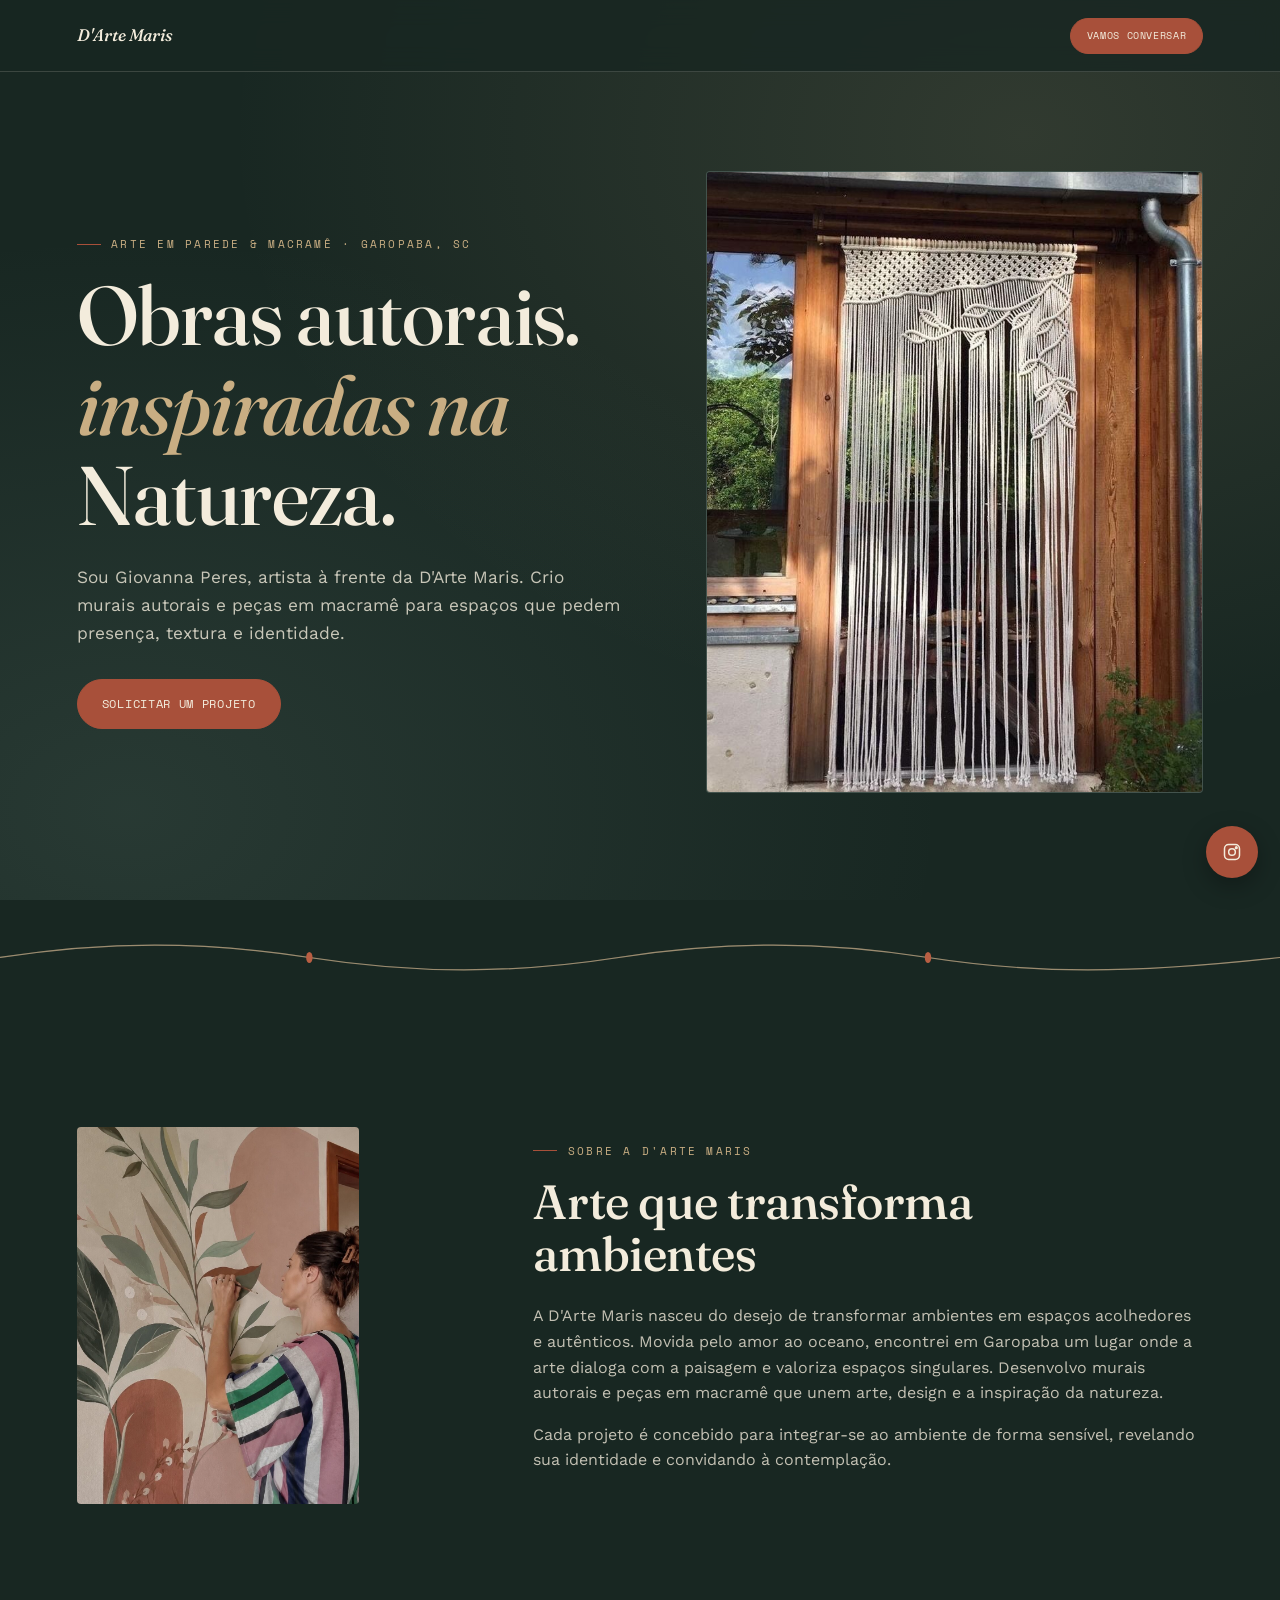
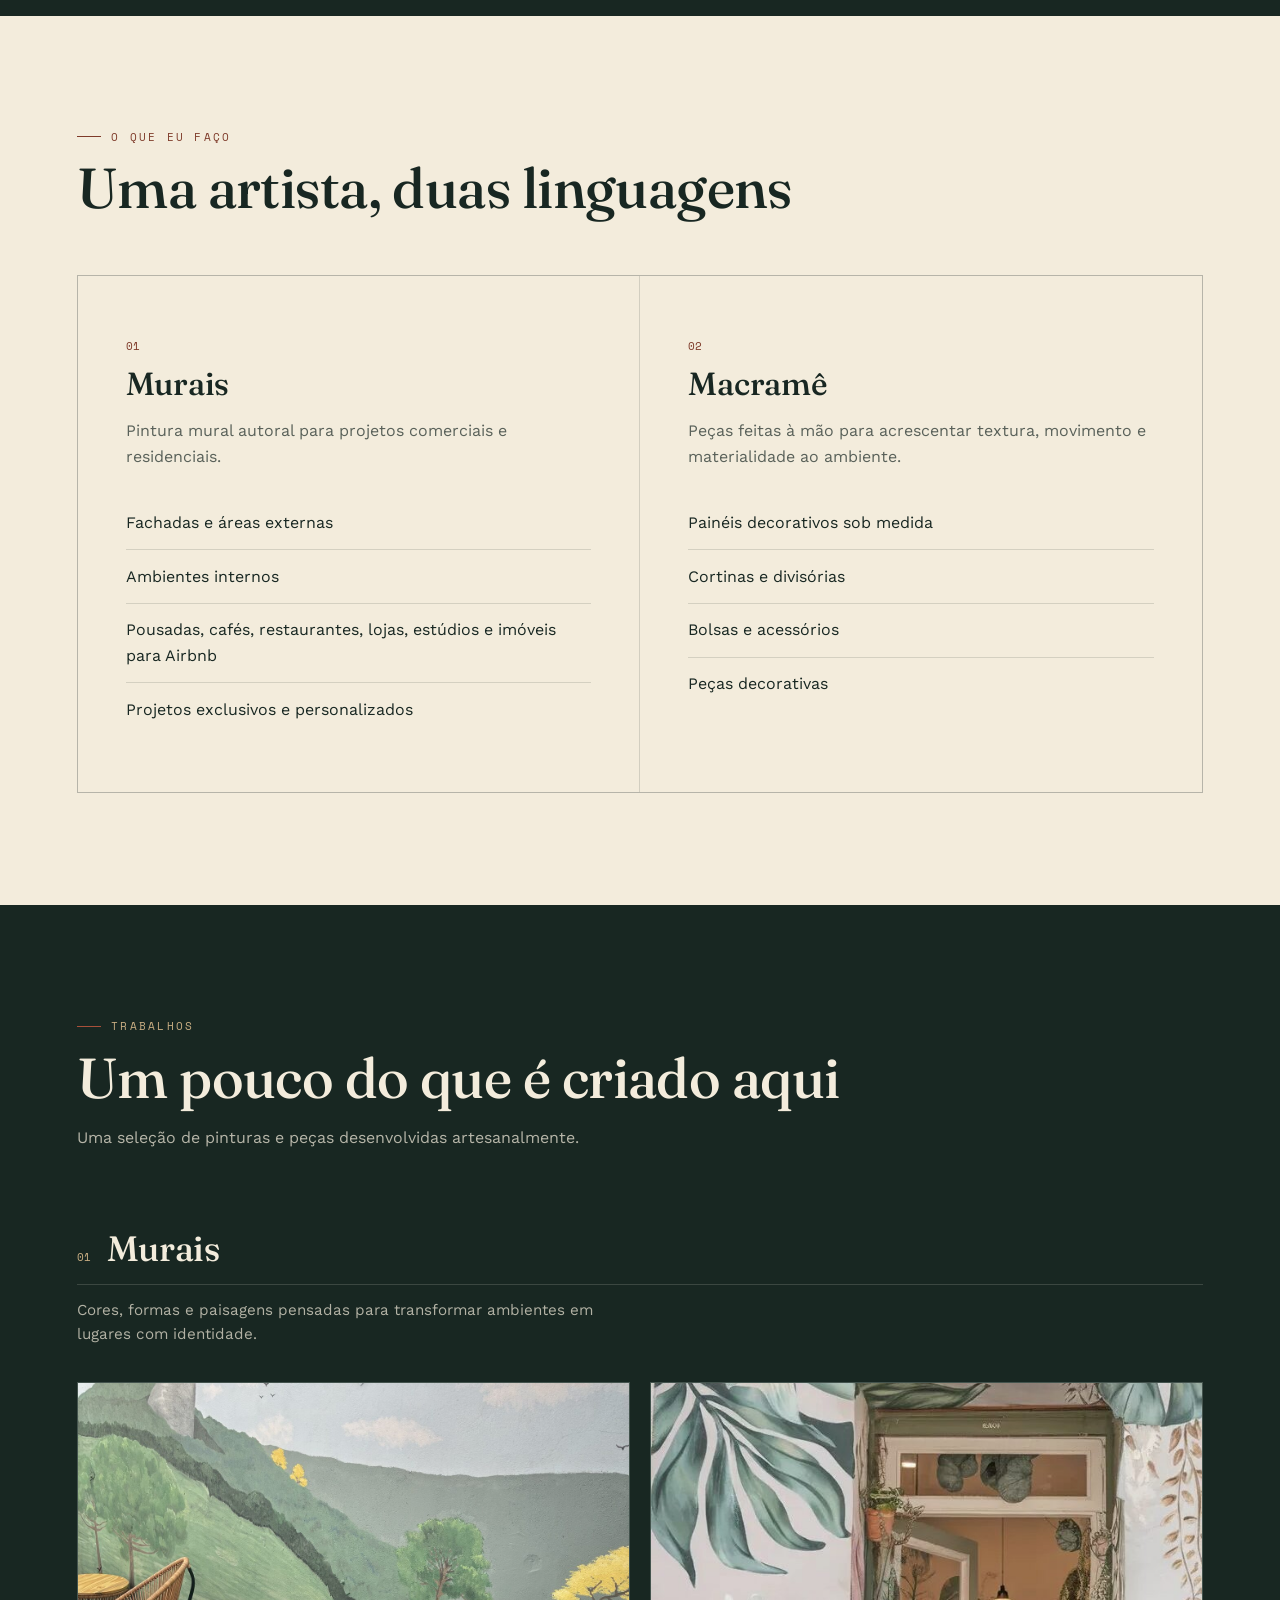
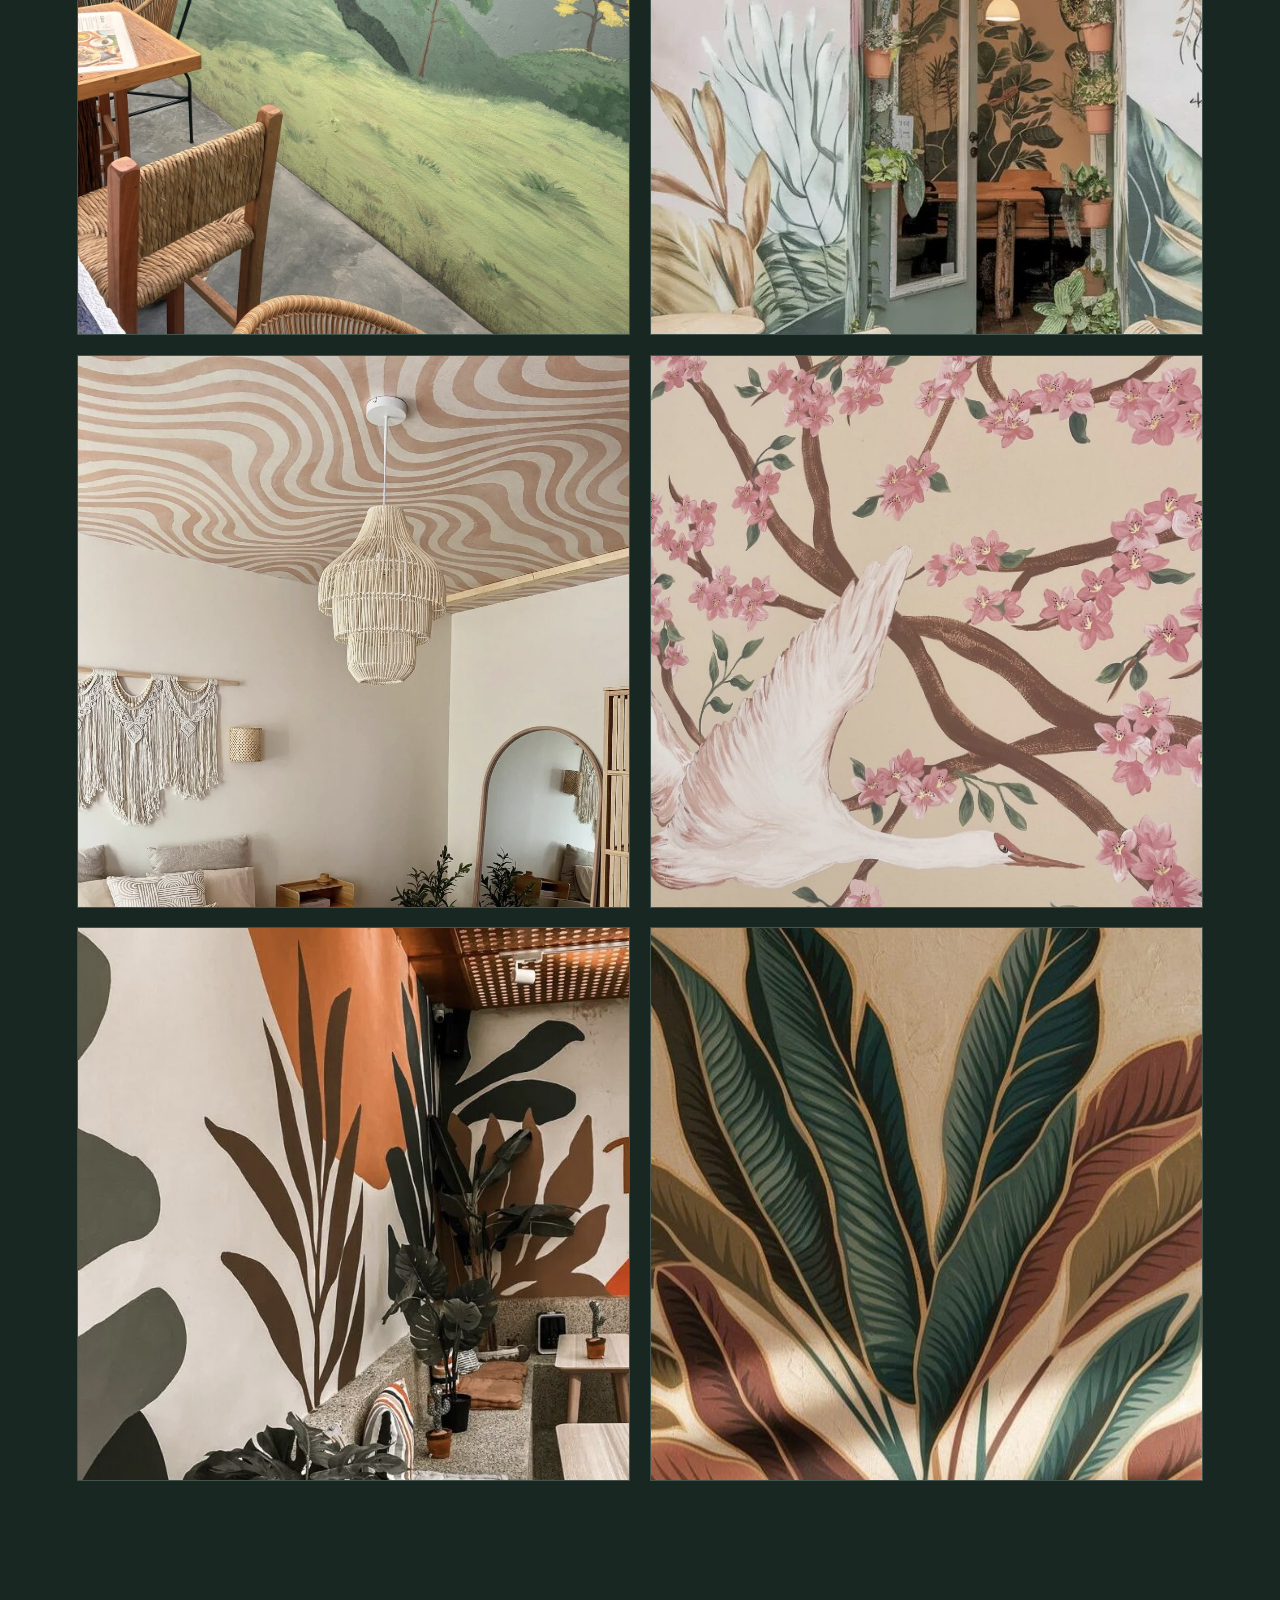
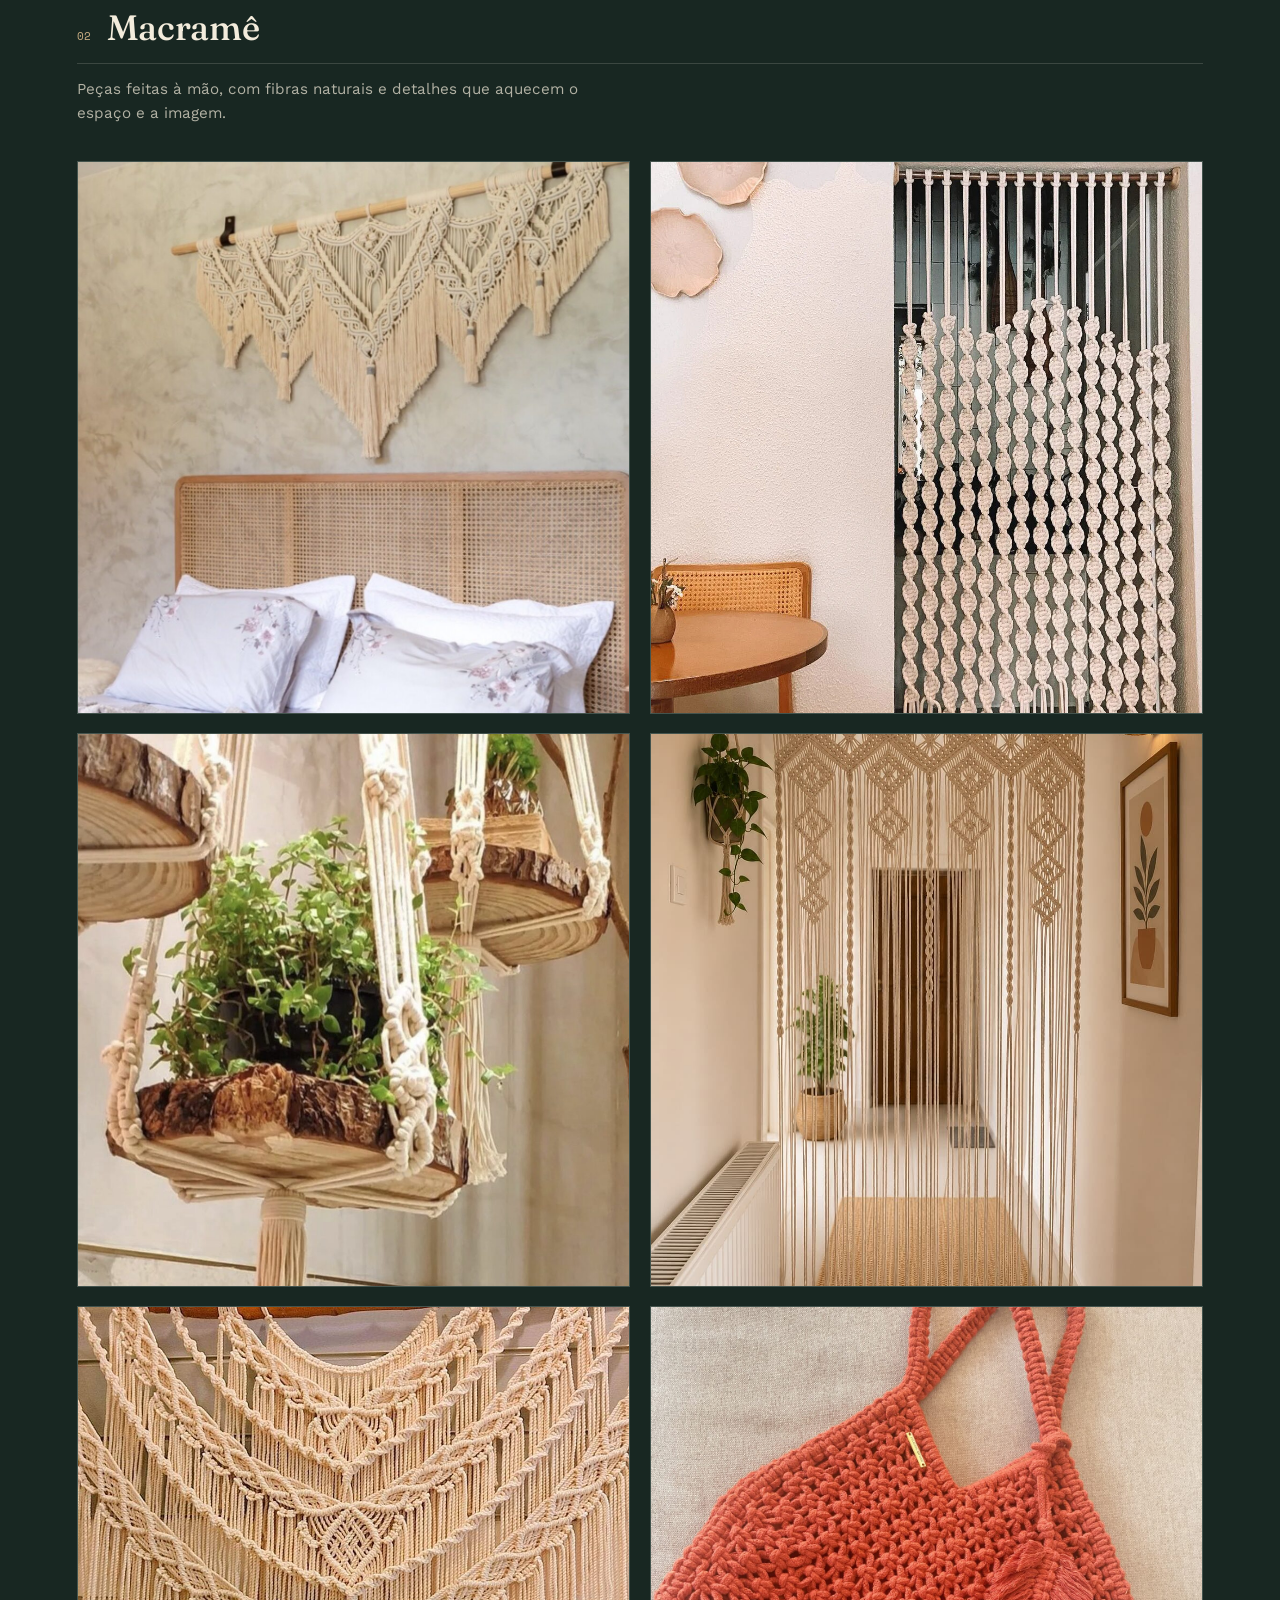
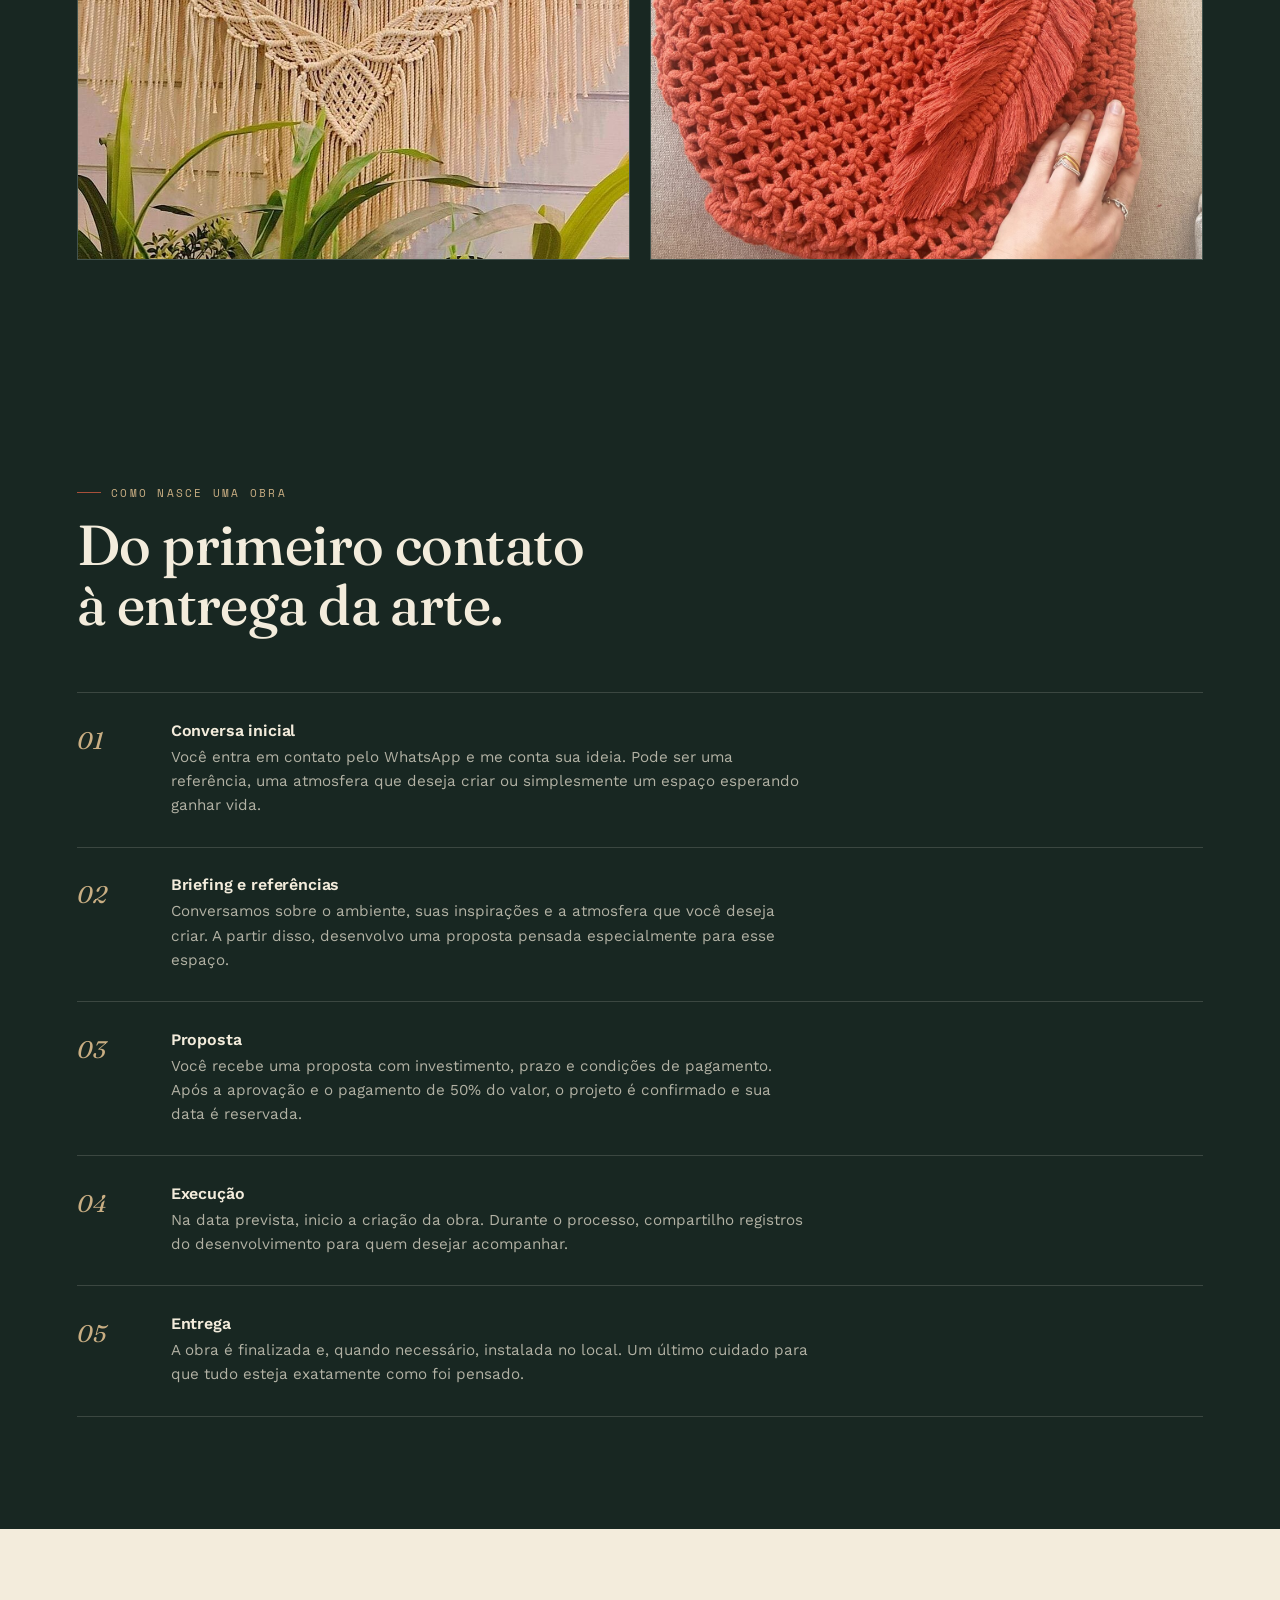
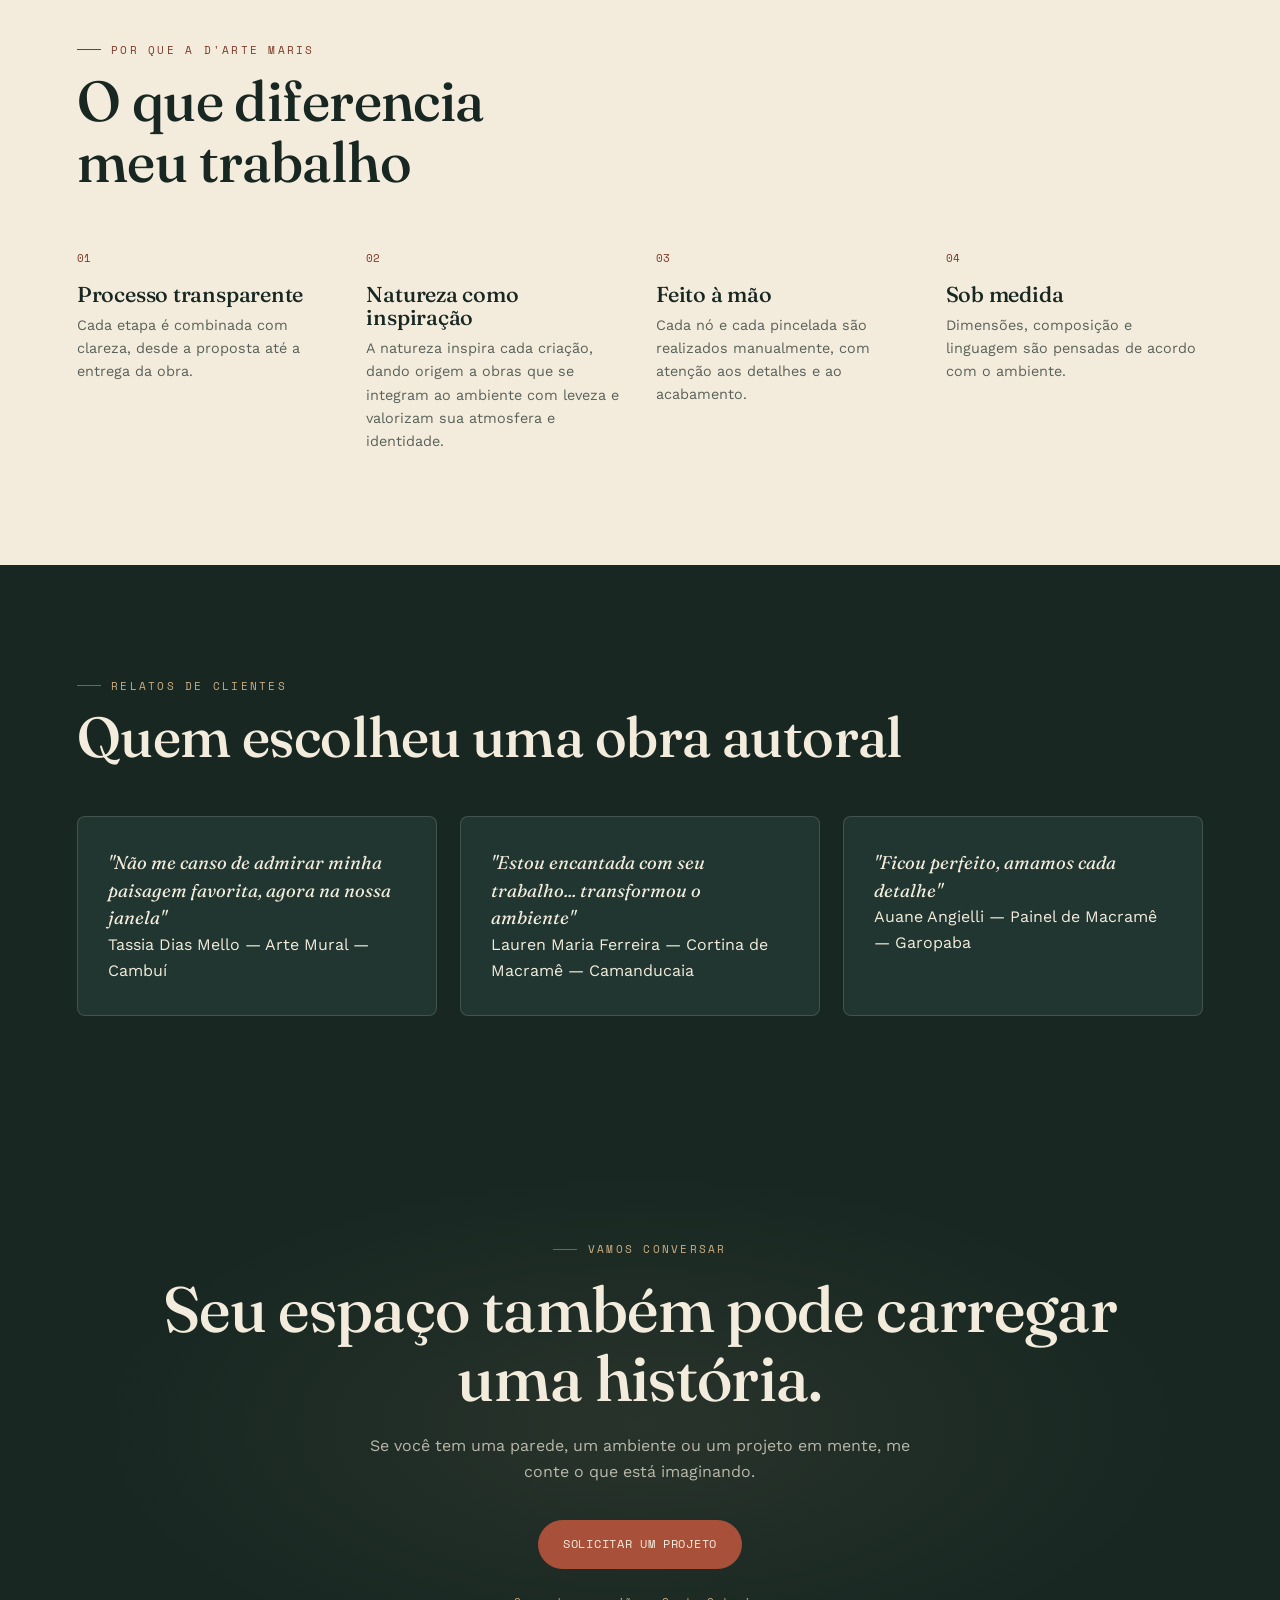
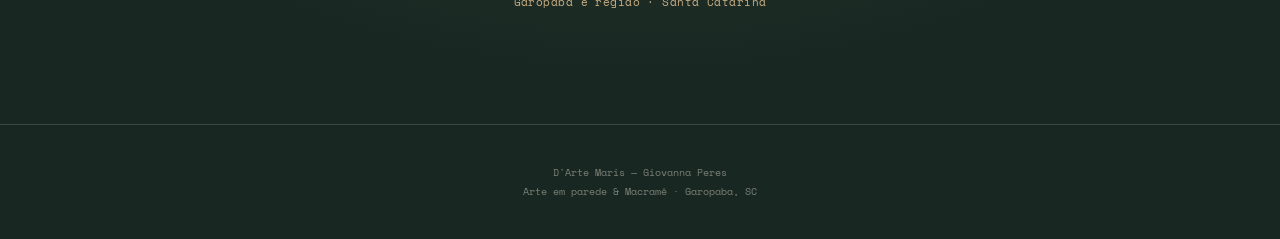
<file: index.html>
<!DOCTYPE html>
<html lang="pt-BR">
<head>
  <meta charset="UTF-8">
  <meta name="viewport" content="width=device-width, initial-scale=1.0">
  <meta name="theme-color" content="#182722">
  <meta name="description" content="D'Arte Maris — muralismo e macramê autoral por Giovanna Peres, em Garopaba e região. Murais para pousadas, cafés e residências, e peças exclusivas em macramê.">
  <link rel="canonical" href="https://dartemaris.com/">
  <title>D'Arte Maris — Muralismo & Macramê | Giovanna Peres</title>
  <meta property="og:type" content="website">
  <meta property="og:locale" content="pt_BR">
  <meta property="og:url" content="https://dartemaris.com/">
  <meta property="og:title" content="D'Arte Maris — Muralismo & Macramê | Giovanna Peres">
  <meta property="og:description" content="Murais autorais e peças em macramê feitos à mão em Garopaba, SC. Projetos para pousadas, cafés, lojas e residências.">
  <meta property="og:image" content="https://dartemaris.com/images/IMG_9088.jpeg">
  <meta name="twitter:card" content="summary_large_image">
  <link rel="icon" href="favicon.svg" type="image/svg+xml">
  <link rel="preconnect" href="https://fonts.googleapis.com">
  <link rel="preconnect" href="https://fonts.gstatic.com" crossorigin>
  <link href="https://fonts.googleapis.com/css2?family=Fraunces:ital,opsz,wght@0,9..144,400;0,9..144,500;0,9..144,600;1,9..144,500;1,9..144,600&family=Work+Sans:wght@300;400;500;600&family=Space+Mono:wght@400;700&display=swap" rel="stylesheet">
  <link rel="stylesheet" href="style.css">
  <script type="application/ld+json">
  {
    "@context": "https://schema.org",
    "@type": "LocalBusiness",
    "name": "D'Arte Maris",
    "image": "https://dartemaris.com/images/IMG_9088.jpeg",
    "url": "https://dartemaris.com/",
    "description": "Muralismo autoral e peças em macramê feitas à mão, por Giovanna Peres.",
    "areaServed": "Garopaba e região, Santa Catarina",
    "founder": { "@type": "Person", "name": "Giovanna Peres" },
    "sameAs": ["https://instagram.com/giiovannaperes"]
  }
  </script>
</head>
<body>
  <header class="topbar">
    <a href="#" class="brand">D'Arte Maris</a>
    <a class="btn small" href="https://wa.me/5535997003906?text=Ol%C3%A1!%20Conheci%20seu%20trabalho%20pelo%20site%20da%20D%27Arte%20Maris%20e%20gostaria%20de%20solicitar%20um%20or%C3%A7amento." target="_blank" rel="noopener noreferrer">Vamos conversar</a>
  </header>
  <main>
    <section class="hero">
      <div class="wrap hero-grid">
        <div class="hero-copy reveal">
          <div class="eyebrow">Arte em parede & Macramê · Garopaba, SC</div>
          <h1>Obras autorais.<br><em>inspiradas na</em> Natureza.</h1>
          <p class="lede">Sou Giovanna Peres, artista à frente da D'Arte Maris. Crio murais autorais e peças em macramê para espaços que pedem presença, textura e identidade.</p>
          <div class="hero-cta">
            <a class="btn" href="https://wa.me/5535997003906?text=Ol%C3%A1!%20Conheci%20seu%20trabalho%20pelo%20site%20da%20D%27Arte%20Maris%20e%20gostaria%20de%20solicitar%20um%20or%C3%A7amento." target="_blank" rel="noopener noreferrer">Solicitar um projeto</a>
        

          </div>
        </div>
        <div class="hero-image">
          <img src="images/IMG_9088.jpeg" alt="Mural autoral pintado por Giovanna Peres, D'Arte Maris">
        </div>
      </div>
    </section>
    <div class="section-divider" aria-hidden="true">
      <svg viewBox="0 0 1200 90" preserveAspectRatio="none" xmlns="http://www.w3.org/2000/svg">
        <path class="maris-wave" d="M 0 45 C 100 18, 190 18, 290 45 C 390 72, 480 72, 580 45 C 680 18, 770 18, 870 45 C 970 72, 1060 72, 1200 45"/>
        <path class="maris-wave-detail" d="M 0 45 C 100 18, 190 18, 290 45 C 390 72, 480 72, 580 45 C 680 18, 770 18, 870 45 C 970 72, 1060 72, 1200 45"/>
        <g class="maris-knots">
          <ellipse cx="290" cy="45" rx="3" ry="9"/>
          <ellipse cx="870" cy="45" rx="3" ry="9"/>
        </g>
      </svg>
    </div>
    <section class="section dark">
      <div class="wrap about-grid">
        <div class="about-image reveal">
          <img src="images/IMG_9087.jpeg" alt="Giovanna Peres pintando um mural autoral">
        </div>
        <div class="reveal">
          <div class="eyebrow">Sobre a D'Arte Maris</div>
          <h2>Arte que transforma ambientes</h2>
          <p>A D'Arte Maris nasceu do desejo de transformar ambientes em espaços acolhedores e autênticos. Movida pelo amor ao oceano, encontrei em Garopaba um lugar onde a arte dialoga com a paisagem e valoriza espaços singulares. Desenvolvo murais autorais e peças em macramê que unem arte, design e a inspiração da natureza.</p>
          <p>Cada projeto é concebido para integrar-se ao ambiente de forma sensível, revelando sua identidade e convidando à contemplação.</p>
        </div>
      </div>
    </section>
    <section class="section paper">
      <div class="wrap">
        <div class="section-heading reveal">
          <div class="eyebrow">O que eu faço</div>
          <h2>Uma artista, duas linguagens</h2>
        </div>
        <div class="services-grid">
          <article class="service reveal">
            <span class="service-number">01</span>
            <h3>Murais</h3>
            <p>Pintura mural autoral para projetos comerciais e residenciais.</p>
            <ul>
              <li>Fachadas e áreas externas</li>
              <li>Ambientes internos</li>
              <li>Pousadas, cafés, restaurantes, lojas, estúdios e imóveis para Airbnb</li>
              <li>Projetos exclusivos e personalizados</li>
            </ul>
          </article>
          <article class="service reveal">
            <span class="service-number">02</span>
            <h3>Macramê</h3>
            <p>Peças feitas à mão para acrescentar textura, movimento e materialidade ao ambiente.</p>
            <ul>
              <li>Painéis decorativos sob medida</li>
              <li>Cortinas e divisórias</li>
              <li>Bolsas e acessórios</li>
              <li>Peças decorativas</li>
            </ul>
          </article>
        </div>
      </div>
    </section>
    <section class="section portfolio dark">
      <div class="wrap">
        <div class="section-heading reveal">
          <div class="eyebrow">Trabalhos</div>
          <h2>Um pouco do que é criado aqui</h2>
          <p>Uma seleção de pinturas e peças desenvolvidas artesanalmente.</p>
        </div>
        <div class="portfolio-category">
          <div class="category-title reveal"><span>01</span><h3>Murais</h3></div>
          <p class="category-desc reveal">Cores, formas e paisagens pensadas para transformar ambientes em lugares com identidade.</p>
          <div class="mural-gallery">
            <figure class="portfolio-item reveal"><img src="images/IMG_9089.jpeg" alt="Mural autoral pintado à mão" loading="lazy"></figure>
            <figure class="portfolio-item reveal"><img src="images/IMG_9091.jpeg" alt="Pintura mural autoral" loading="lazy"></figure>
            <figure class="portfolio-item reveal"><img src="images/IMG_9090.jpeg" alt="Detalhe de mural autoral" loading="lazy"></figure>
            <figure class="portfolio-item reveal"><img src="images/IMG_9092.jpeg" alt="Mural artístico em ambiente" loading="lazy"></figure>
            <figure class="portfolio-item reveal"><img src="images/IMG_9093.jpeg" alt="Pintura autoral em parede" loading="lazy"></figure>
            <figure class="portfolio-item reveal"><img src="images/IMG_9094.jpeg" alt="Detalhe de pintura mural" loading="lazy"></figure>
          </div>
        </div>
        <div class="portfolio-category macrame-category">
          <div class="category-title reveal"><span>02</span><h3>Macramê</h3></div>
          <p class="category-desc reveal">Peças feitas à mão, com fibras naturais e detalhes que aquecem o espaço e a imagem.</p>
          <div class="macrame-gallery">
            <figure class="portfolio-item reveal"><img src="images/IMG_9095.jpeg" alt="Peça autoral em macramê" loading="lazy"></figure>
            <figure class="portfolio-item reveal"><img src="images/IMG_9099.jpeg" alt="Painel artesanal em macramê" loading="lazy"></figure>
            <figure class="portfolio-item reveal"><img src="images/IMG_9100.jpeg" alt="Detalhe de peça em macramê" loading="lazy"></figure>
            <figure class="portfolio-item reveal"><img src="images/IMG_9096.jpeg" alt="Macramê autoral para decoração" loading="lazy"></figure>
            <figure class="portfolio-item reveal"><img src="images/IMG_9097.jpeg" alt="Peça artesanal em macramê" loading="lazy"></figure>
            <figure class="portfolio-item reveal"><img src="images/IMG_9098.jpeg" alt="Detalhe de trabalho manual em macramê" loading="lazy"></figure>
          </div>
        </div>
      </div>
    </section>
    <section class="section dark">
      <div class="wrap">
        <div class="section-heading reveal">
          <div class="eyebrow">Como nasce uma obra</div>
          <h2>Do primeiro contato<br>à entrega da arte.</h2>
        </div>
        <div class="steps">
          <div class="step reveal">
            <span>01</span>
            <div><h3>Conversa inicial</h3><p>Você entra em contato pelo WhatsApp e me conta sua ideia. Pode ser uma referência, uma atmosfera que deseja criar ou simplesmente um espaço esperando ganhar vida.</p></div>
          </div>
          <div class="step reveal">
            <span>02</span>
            <div><h3>Briefing e referências</h3><p>Conversamos sobre o ambiente, suas inspirações e a atmosfera que você deseja criar. A partir disso, desenvolvo uma proposta pensada especialmente para esse espaço.</p></div>
          </div>
          <div class="step reveal">
            <span>03</span>
            <div><h3>Proposta</h3><p>Você recebe uma proposta com investimento, prazo e condições de pagamento. Após a aprovação e o pagamento de 50% do valor, o projeto é confirmado e sua data é reservada.</p></div>
          </div>
          <div class="step reveal">
            <span>04</span>
            <div><h3>Execução</h3><p>Na data prevista, inicio a criação da obra. Durante o processo, compartilho registros do desenvolvimento para quem desejar acompanhar.</p></div>
          </div>
          <div class="step reveal">
            <span>05</span>
            <div><h3>Entrega</h3><p>A obra é finalizada e, quando necessário, instalada no local. Um último cuidado para que tudo esteja exatamente como foi pensado.</p></div>
          </div>
        </div>
      </div>
    </section>
    <section class="section paper">
      <div class="wrap">
        <div class="section-heading reveal">
          <div class="eyebrow">Por que a D'Arte Maris</div>
          <h2>O que diferencia<br>meu trabalho</h2>
        </div>
        <div class="dif-grid">
          <div class="difference reveal"><span>01</span><h3>Processo transparente</h3><p>Cada etapa é combinada com clareza, desde a proposta até a entrega da obra.</p></div>
          <div class="difference reveal"><span>02</span><h3>Natureza como inspiração</h3><p>A natureza inspira cada criação, dando origem a obras que se integram ao ambiente com leveza e valorizam sua atmosfera e identidade.</p></div>
          <div class="difference reveal"><span>03</span><h3>Feito à mão</h3><p>Cada nó e cada pincelada são realizados manualmente, com atenção aos detalhes e ao acabamento.</p></div>
          <div class="difference reveal"><span>04</span><h3>Sob medida</h3><p>Dimensões, composição e linguagem são pensadas de acordo com o ambiente.</p></div>
        </div>
      </div>
    </section>
    <section class="section dark testimonials">
      <div class="wrap">
        <div class="section-heading reveal">
          <div class="eyebrow">Relatos de clientes</div>
          <h2>Quem escolheu uma obra autoral</h2>
        </div>
        <div class="testimonial-grid">
          <blockquote class="testimonial reveal">
            <p>"Não me canso de admirar minha paisagem favorita, agora na nossa janela"</p>
            Tassia Dias Mello — Arte Mural — Cambuí
          </blockquote>
          <blockquote class="testimonial reveal">
            <p>"Estou encantada com seu trabalho... transformou o ambiente"</p>
            Lauren Maria Ferreira — Cortina de Macramê — Camanducaia
          </blockquote>
          <blockquote class="testimonial reveal">
            <p>"Ficou perfeito, amamos cada detalhe"</p>
            Auane Angielli — Painel de Macramê — Garopaba
          </blockquote>
        </div>
      </div>
    </section>
    <section class="section final-cta dark">
      <div class="wrap reveal">
        <div class="eyebrow centered">Vamos conversar</div>
        <h2>Seu espaço também pode carregar uma história.</h2>
        <p>Se você tem uma parede, um ambiente ou um projeto em mente, me conte o que está imaginando.</p>
        <a class="btn" href="https://wa.me/5535997003906?text=Ol%C3%A1!%20Conheci%20seu%20trabalho%20pelo%20site%20da%20D%27Arte%20Maris%20e%20gostaria%20de%20solicitar%20um%20or%C3%A7amento." target="_blank" rel="noopener noreferrer">Solicitar um projeto</a>
     <div class="location">Garopaba e região · Santa Catarina</div>

      </div>
    </section>
  </main>
  <footer>
    <div>D'Arte Maris — Giovanna Peres</div>
    <div>Arte em parede & Macramê · Garopaba, SC</div>
  </footer>
  <a class="whatsapp-fab" href="https://instagram.com/giiovannaperes" target="_blank" rel="noopener noreferrer" aria-label="Seguir a D'Arte Maris no Instagram">
    <svg width="20" height="20" viewBox="0 0 24 24" fill="none" stroke="currentColor" stroke-width="1.8" aria-hidden="true"><rect x="3" y="3" width="18" height="18" rx="5"/><circle cx="12" cy="12" r="4"/><circle cx="17.2" cy="6.8" r="1"/></svg>
  </a>

  <script src="script.js"></script>
</body>
</html>
</file>
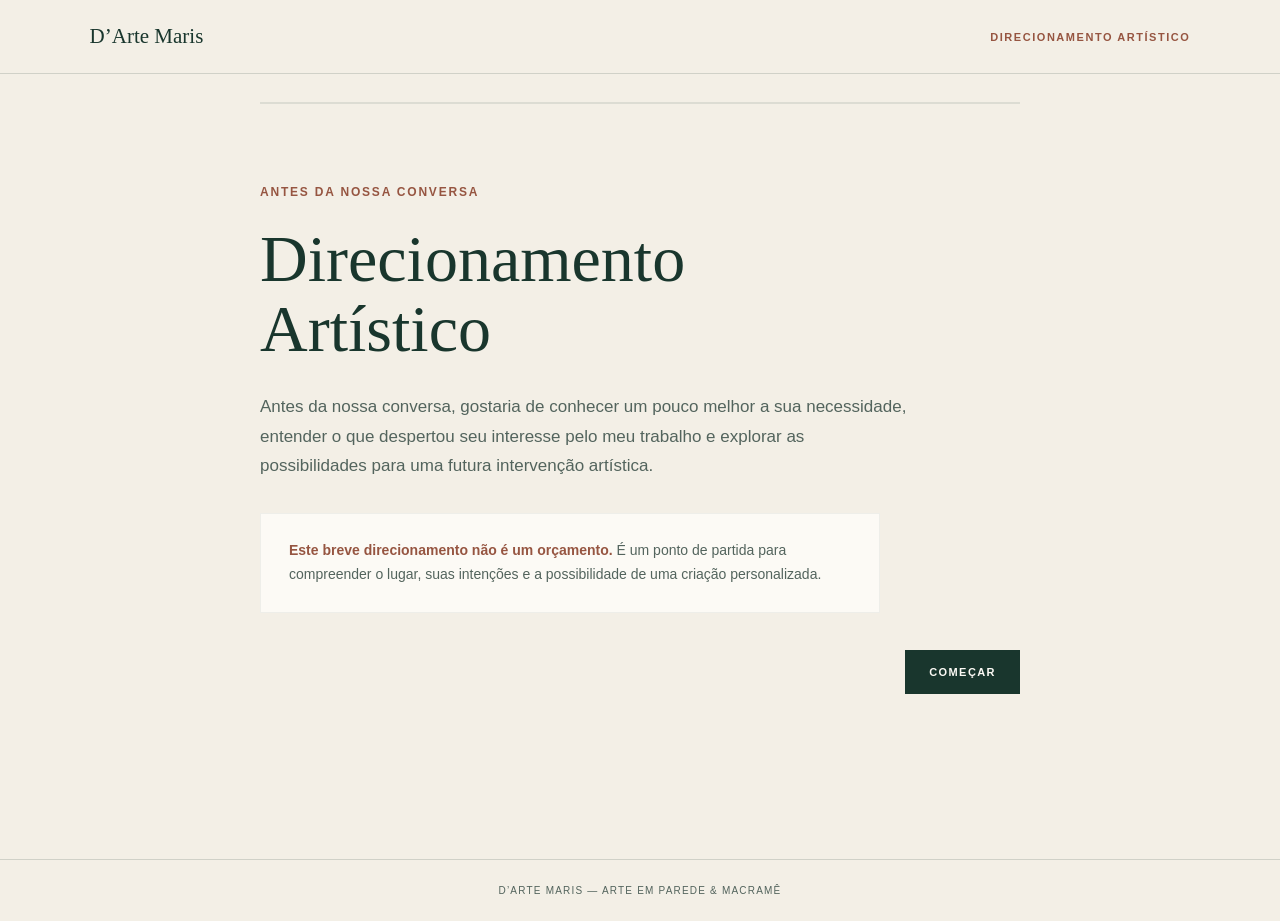
<file: direcionamento/index.html>
<!DOCTYPE html>
<html lang="pt-BR">
<head>
<meta charset="UTF-8">
<meta name="viewport" content="width=device-width, initial-scale=1.0">

<title>D’Arte Maris — Direcionamento Artístico</title>

<style>

:root{
  --verde:#19362d;
  --verde-suave:#53645d;
  --terracota:#965541;
  --creme:#f3efe6;
  --papel:#fcfaf5;
  --linha:rgba(25,54,45,.16);
  --serif:Georgia,"Times New Roman",serif;
  --sans:Arial,Helvetica,sans-serif;
}

*{
  box-sizing:border-box;
}

html{
  scroll-behavior:smooth;
}

body{
  margin:0;
  background:var(--creme);
  color:var(--verde);
  font-family:var(--sans);
  -webkit-font-smoothing:antialiased;
}

button,
input,
textarea{
  font:inherit;
}

button{
  cursor:pointer;
}

/* =========================
   CABEÇALHO
========================= */

header{
  height:74px;
  padding:0 7vw;

  display:flex;
  align-items:center;
  justify-content:space-between;

  border-bottom:1px solid var(--linha);
}

.logo{
  font-family:var(--serif);
  font-size:21px;
  font-weight:400;
}

.header-label{
  font-size:11px;
  letter-spacing:.14em;
  text-transform:uppercase;
  font-weight:700;
  color:var(--terracota);
}

/* =========================
   PROGRESSO
========================= */

.progress{
  width:min(760px,84vw);
  height:2px;
  margin:28px auto 0;
  background:rgba(25,54,45,.10);
  position:relative;
}

.progress-bar{
  position:absolute;
  left:0;
  top:0;
  height:2px;
  width:0;
  background:var(--terracota);
  transition:width .4s ease;
}

/* =========================
   ESTRUTURA
========================= */

main{
  width:min(760px,84vw);
  margin:auto;
}

.screen{
  display:none;
  min-height:calc(100vh - 145px);
  padding:9vh 0 8vh;
}

.screen.active{
  display:flex;
  flex-direction:column;
  animation:entrar .4s ease;
}

@keyframes entrar{
  from{
    opacity:0;
    transform:translateY(8px);
  }

  to{
    opacity:1;
    transform:translateY(0);
  }
}

/* =========================
   ABERTURA
========================= */

.cover{
  justify-content:center;
}

.eyebrow{
  color:var(--terracota);

  font-size:12px;
  font-weight:700;

  letter-spacing:.15em;
  text-transform:uppercase;

  margin-bottom:25px;
}

.cover h1{
  font-family:var(--serif);

  font-size:clamp(43px,7vw,66px);

  line-height:1.06;
  font-weight:400;

  margin:0 0 28px;

  color:var(--verde);
}

.cover-intro{
  max-width:650px;

  font-size:17px;
  line-height:1.75;

  color:var(--verde-suave);

  margin:0;
}

.cover-note{
  max-width:620px;

  margin-top:32px;

  padding:25px 28px;

  background:var(--papel);

  border:1px solid rgba(25,54,45,.06);

  color:var(--verde-suave);

  font-size:14px;
  line-height:1.7;
}

.cover-note strong{
  color:var(--terracota);
  font-weight:700;
}

/* =========================
   ETAPAS
========================= */

.step{
  color:var(--terracota);

  font-size:12px;
  font-weight:700;

  letter-spacing:.15em;
  text-transform:uppercase;

  margin-bottom:23px;
}

.step-title{
  font-family:var(--serif);

  font-size:clamp(32px,5vw,43px);

  line-height:1.17;

  font-weight:400;

  margin:0 0 39px;

  color:var(--verde);
}

/* =========================
   PERGUNTAS
========================= */

.question{
  background:var(--papel);

  border:1px solid rgba(25,54,45,.07);

  padding:38px 40px 42px;

  box-shadow:0 10px 35px rgba(25,54,45,.035);
}

.question-label{
  color:var(--terracota);

  font-size:12px;
  font-weight:700;

  letter-spacing:.12em;
  text-transform:uppercase;

  margin-bottom:17px;
}

.question h2{
  font-family:var(--serif);

  font-size:clamp(24px,3vw,28px);

  line-height:1.4;

  font-weight:400;

  margin:0 0 27px;

  color:var(--verde);
}

.question small{
  display:block;

  font-size:14px;
  line-height:1.65;

  color:var(--verde-suave);

  margin-top:-10px;
  margin-bottom:20px;
}

/* =========================
   CAMPOS
========================= */

textarea,
.text-input{
  width:100%;

  border:0;
  border-bottom:1px solid var(--linha);

  background:transparent;

  outline:none;

  color:var(--terracota);

  font-size:17px;
  font-weight:500;

  line-height:1.7;

  padding:10px 0 13px;
}

textarea{
  min-height:125px;
  resize:vertical;
}

textarea::placeholder,
.text-input::placeholder{
  color:#89918c;
  font-weight:400;
  font-size:15px;
}

textarea:focus,
.text-input:focus{
  border-color:var(--terracota);
}

/* =========================
   OPÇÕES
========================= */

.options{
  display:grid;
  grid-template-columns:1fr 1fr;
  gap:10px;
}

.option input{
  position:absolute;
  opacity:0;
}

.option label{
  display:block;

  padding:17px 18px;

  border:1px solid var(--linha);

  font-size:15px;
  line-height:1.45;

  color:var(--verde-suave);

  transition:.2s ease;
}

.option label:hover{
  border-color:var(--terracota);
}

.option input:checked + label{
  background:var(--verde);

  color:var(--papel);

  border-color:var(--verde);
}

/* =========================
   SLIDERS
========================= */

.slider-title{
  display:flex;
  justify-content:space-between;
  gap:20px;

  font-family:var(--serif);

  font-size:20px;

  color:var(--verde);
}

.slider{
  width:100%;

  margin:31px 0 8px;

  appearance:none;

  height:2px;

  background:var(--linha);

  outline:none;
}

.slider::-webkit-slider-thumb{
  appearance:none;

  width:18px;
  height:18px;

  border-radius:50%;

  background:var(--terracota);

  border:3px solid var(--papel);

  box-shadow:0 0 0 1px var(--terracota);
}

.slider::-moz-range-thumb{
  width:13px;
  height:13px;

  border-radius:50%;

  background:var(--terracota);

  border:3px solid var(--papel);
}

.slider-result{
  text-align:center;

  margin-top:13px;

  color:var(--terracota);

  font-size:12px;
  font-weight:700;

  letter-spacing:.1em;

  text-transform:uppercase;
}

/* =========================
   BOTÕES
========================= */

.actions{
  margin-top:37px;

  display:flex;
  align-items:center;
  justify-content:space-between;

  gap:20px;
}

.primary{
  background:var(--verde);

  color:var(--papel);

  padding:16px 24px;

  font-size:11px;
  font-weight:700;

  letter-spacing:.13em;

  text-transform:uppercase;

  border:0;
}

.primary:hover{
  background:var(--verde-suave);
}

.secondary{
  background:transparent;

  color:var(--verde);

  padding:12px 0;

  font-size:11px;
  font-weight:700;

  letter-spacing:.13em;

  text-transform:uppercase;

  border:0;
}

/* =========================
   FINAL
========================= */

.final{
  justify-content:center;
}

.final h1{
  font-family:var(--serif);

  font-weight:400;

  font-size:clamp(36px,5vw,49px);

  line-height:1.15;

  margin:0 0 25px;
}

.final p{
  max-width:600px;

  color:var(--verde-suave);

  font-size:16px;

  line-height:1.75;
}

.final-box{
  margin-top:32px;

  padding:35px;

  background:var(--papel);

  border:1px solid rgba(25,54,45,.07);
}

.whatsapp{
  margin-top:18px;

  width:100%;
  max-width:470px;

  background:var(--terracota);

  color:white;

  padding:18px 20px;

  font-size:11px;
  font-weight:700;

  letter-spacing:.12em;

  text-transform:uppercase;

  border:0;
}

.final-note{
  font-size:13px!important;

  margin-top:14px!important;
}

/* =========================
   RODAPÉ
========================= */

footer{
  border-top:1px solid var(--linha);

  text-align:center;

  padding:25px 7vw;

  color:var(--verde-suave);

  font-size:10px;

  letter-spacing:.12em;

  text-transform:uppercase;
}

/* =========================
   CELULAR
========================= */

@media(max-width:650px){

  header{
    height:68px;
    padding:0 7vw;
  }

  .header-label{
    display:none;
  }

  main{
    width:86vw;
  }

  .screen{
    min-height:calc(100vh - 135px);
    padding:7vh 0 7vh;
  }

  .cover h1{
    font-size:43px;
  }

  .cover-intro{
    font-size:16.5px;
    line-height:1.72;
  }

  .cover-note{
    padding:22px 20px;

    font-size:14px;
    line-height:1.68;
  }

  .step{
    font-size:12px;
    margin-bottom:18px;
  }

  .step-title{
    font-size:32px;
    line-height:1.18;
    margin-bottom:30px;
  }

  .question{
    padding:29px 22px 32px;
  }

  .question-label{
    font-size:12px;
  }

  .question h2{
    font-size:24px;
    line-height:1.38;
  }

  .question small{
    font-size:14px;
  }

  textarea,
  .text-input{
    font-size:17px;
  }

  textarea::placeholder,
  .text-input::placeholder{
    font-size:15px;
  }

  .options{
    grid-template-columns:1fr;
  }

  .option label{
    font-size:15px;
    padding:17px;
  }

  .slider-title{
    font-size:18px;
  }

  .slider-result{
    font-size:12px;
  }

  .actions{
    margin-top:29px;
  }

  .primary{
    padding:15px 20px;
  }

  .final-box{
    padding:27px 22px;
  }

}

/* =========================
   CELULARES PEQUENOS
========================= */

@media(max-width:380px){

  .cover h1{
    font-size:39px;
  }

  .step-title{
    font-size:29px;
  }

  .question h2{
    font-size:22px;
  }

  .question{
    padding:25px 19px 28px;
  }

}

</style>
</head>

<body>

<header>

  <div class="logo">
    D’Arte Maris
  </div>

  <div class="header-label">
    Direcionamento Artístico
  </div>

</header>

<div class="progress">
  <div class="progress-bar" id="progressBar"></div>
</div>

<main id="app">


<!-- =========================
     TELA 0 — ABERTURA
========================= -->

<section class="screen active" data-screen="0">

  <div class="cover">

    <div class="eyebrow">
      Antes da nossa conversa
    </div>

    <h1>
      Direcionamento<br>
      Artístico
    </h1>

    <p class="cover-intro">
      Antes da nossa conversa, gostaria de conhecer
      um pouco melhor a sua necessidade, entender
      o que despertou seu interesse pelo meu trabalho
      e explorar as possibilidades para uma futura
      intervenção artística.
    </p>

    <div class="cover-note">

      <strong>
        Este breve direcionamento não é um orçamento.
      </strong>

      É um ponto de partida para compreender o lugar,
      suas intenções e a possibilidade de uma criação
      personalizada.

    </div>

    <div class="actions">

      <span></span>

      <button
        type="button"
        class="primary"
        data-next
      >
        Começar
      </button>

    </div>

  </div>

</section>


<!-- =========================
     TELA 1
========================= -->

<section class="screen" data-screen="1">

  <div class="step">
    01 — O olhar
  </div>

  <h1 class="step-title">
    Primeiro, quero conhecer o seu olhar.
  </h1>

  <div class="question">

    <div class="question-label">
      Sua percepção
    </div>

    <h2>
      O que fez você se interessar pelo meu trabalho?
    </h2>

    <textarea
      id="interesse"
      placeholder="Conte um pouco..."
    ></textarea>

  </div>

  <div class="actions">

    <button type="button" class="secondary" data-back>
      Voltar
    </button>

    <button type="button" class="primary" data-next>
      Continuar
    </button>

  </div>

</section>


<!-- =========================
     TELA 2
========================= -->

<section class="screen" data-screen="2">

  <div class="step">
    01 — O olhar
  </div>

  <h1 class="step-title">
    Quero entender o que você percebeu.
  </h1>

  <div class="question">

    <div class="question-label">
      Sua percepção
    </div>

    <h2>
      Ao conhecer meu trabalho, o que mais chamou sua atenção na minha linguagem artística?
    </h2>

    <small>
      Pode ser uma técnica, uma sensação, uma forma de trabalhar ou simplesmente algo que despertou sua atenção.
    </small>

    <textarea
      id="linguagem"
      placeholder="Escreva livremente..."
    ></textarea>

  </div>

  <div class="actions">

    <button type="button" class="secondary" data-back>
      Voltar
    </button>

    <button type="button" class="primary" data-next>
      Continuar
    </button>

  </div>

</section>


<!-- =========================
     TELA 3
========================= -->

<section class="screen" data-screen="3">

  <div class="step">
    02 — O lugar
  </div>

  <h1 class="step-title">
    Agora, vamos falar sobre o lugar.
  </h1>

  <div class="question">

    <div class="question-label">
      O espaço
    </div>

    <h2>
      Existe algum ambiente ou área que você já imaginou para uma intervenção artística?
    </h2>

    <input
      class="text-input"
      id="ambiente"
      type="text"
      placeholder="Ex.: recepção, jardim, suíte..."
    >

  </div>

  <div class="actions">

    <button type="button" class="secondary" data-back>
      Voltar
    </button>

    <button type="button" class="primary" data-next>
      Continuar
    </button>

  </div>

</section>


<!-- =========================
     TELA 4
========================= -->

<section class="screen" data-screen="4">

  <div class="step">
    02 — O lugar
  </div>

  <h1 class="step-title">
    Quais possibilidades você enxerga?
  </h1>

  <div class="question">

    <div class="question-label">
      Áreas disponíveis
    </div>

    <h2>
      Quais áreas você considera abertas para uma intervenção artística?
    </h2>

    <small>
      Você pode selecionar mais de uma.
    </small>

    <div class="options">

      <div class="option">
        <input type="checkbox" value="Recepção" id="recepcao">
        <label for="recepcao">Recepção</label>
      </div>

      <div class="option">
        <input type="checkbox" value="Área externa" id="externa">
        <label for="externa">Área externa</label>
      </div>

      <div class="option">
        <input type="checkbox" value="Jardim" id="jardim">
        <label for="jardim">Jardim</label>
      </div>

      <div class="option">
        <input type="checkbox" value="Café / Restaurante" id="cafe">
        <label for="cafe">Café / Restaurante</label>
      </div>

      <div class="option">
        <input type="checkbox" value="Quartos ou suítes" id="quartos">
        <label for="quartos">Quartos ou suítes</label>
      </div>

      <div class="option">
        <input type="checkbox" value="Área de convivência" id="convivencia">
        <label for="convivencia">Área de convivência</label>
      </div>

      <div class="option">
        <input type="checkbox" value="Outro" id="outro">
        <label for="outro">Outro</label>
      </div>

      <div class="option">
        <input type="checkbox" value="Ainda não defini" id="nao">
        <label for="nao">Ainda não defini</label>
      </div>

    </div>

  </div>

  <div class="actions">

    <button type="button" class="secondary" data-back>
      Voltar
    </button>

    <button type="button" class="primary" data-next>
      Continuar
    </button>

  </div>

</section>


<!-- =========================
     TELA 5
========================= -->

<section class="screen" data-screen="5">

  <div class="step">
    03 — O propósito
  </div>

  <h1 class="step-title">
    O que a arte poderia transformar?
  </h1>

  <div class="question">

    <div class="question-label">
      A intenção
    </div>

    <h2>
      Existe alguma necessidade que você gostaria que a arte ajudasse a resolver, valorizar ou potencializar?
    </h2>

    <textarea
      id="necessidade"
      placeholder="Pode ser algo funcional, estético ou relacionado à experiência..."
    ></textarea>

  </div>

  <div class="actions">

    <button type="button" class="secondary" data-back>
      Voltar
    </button>

    <button type="button" class="primary" data-next>
      Continuar
    </button>

  </div>

</section>


<!-- =========================
     TELA 6
========================= -->

<section class="screen" data-screen="6">

  <div class="step">
    03 — O propósito
  </div>

  <h1 class="step-title">
    O lugar também conta uma história.
  </h1>

  <div class="question">

    <div class="question-label">
      A inspiração
    </div>

    <h2>
      Existe alguma história, elemento, memória ou característica desse lugar que você gostaria que inspirasse a criação da obra?
    </h2>

    <textarea
      id="inspiracao"
      placeholder="Conte o que fizer sentido para você..."
    ></textarea>

  </div>

  <div class="actions">

    <button type="button" class="secondary" data-back>
      Voltar
    </button>

    <button type="button" class="primary" data-next>
      Continuar
    </button>

  </div>

</section>


<!-- =========================
     TELA 7
========================= -->

<section class="screen" data-screen="7">

  <div class="step">
    04 — A linguagem
  </div>

  <h1 class="step-title">
    Encontrando a linguagem.
  </h1>

  <div class="question">

    <div class="question-label">
      Primeiro eixo
    </div>

    <h2>
      Para este projeto, você se aproxima mais de qual direção?
    </h2>

    <div class="slider-title">
      <span>Orgânico</span>
      <span>Geométrico</span>
    </div>

    <input class="slider" id="organico" type="range" min="0" max="100" value="50">

    <div class="slider-result" id="organicoResult">
      Equilíbrio
    </div>

  </div>

  <div class="actions">

    <button type="button" class="secondary" data-back>
      Voltar
    </button>

    <button type="button" class="primary" data-next>
      Continuar
    </button>

  </div>

</section>


<!-- =========================
     TELA 8
========================= -->

<section class="screen" data-screen="8">

  <div class="step">
    04 — A linguagem
  </div>

  <h1 class="step-title">
    E quanto à presença da obra?
  </h1>

  <div class="question">

    <div class="question-label">
      Segundo eixo
    </div>

    <h2>
      Você imagina algo mais contido ou mais expressivo?
    </h2>

    <div class="slider-title">
      <span>Minimalista</span>
      <span>Expressivo</span>
    </div>

    <input class="slider" id="minimalista" type="range" min="0" max="100" value="50">

    <div class="slider-result" id="minimalistaResult">
      Equilíbrio
    </div>

  </div>

  <div class="actions">

    <button type="button" class="secondary" data-back>
      Voltar
    </button>

    <button type="button" class="primary" data-next>
      Continuar
    </button>

  </div>

</section>


<!-- =========================
     TELA 9
========================= -->

<section class="screen" data-screen="9">

  <div class="step">
    04 — A linguagem
  </div>

  <h1 class="step-title">
    Agora, pense na intensidade.
  </h1>

  <div class="question">

    <div class="question-label">
      Terceiro eixo
    </div>

    <h2>
      Você imagina uma presença mais suave ou contrastante?
    </h2>

    <div class="slider-title">
      <span>Suave</span>
      <span>Contrastante</span>
    </div>

    <input class="slider" id="suave" type="range" min="0" max="100" value="50">

    <div class="slider-result" id="suaveResult">
      Equilíbrio
    </div>

  </div>

  <div class="actions">

    <button type="button" class="secondary" data-back>
      Voltar
    </button>

    <button type="button" class="primary" data-next>
      Continuar
    </button>

  </div>

</section>


<!-- =========================
     TELA 10
========================= -->

<section class="screen" data-screen="10">

  <div class="step">
    04 — A linguagem
  </div>

  <h1 class="step-title">
    Que atmosfera você imagina?
  </h1>

  <div class="question">

    <div class="question-label">
      Quarto eixo
    </div>

    <h2>
      Mais próxima da natureza ou de uma sofisticação marcada?
    </h2>

    <div class="slider-title">
      <span>Natural</span>
      <span>Sofisticado</span>
    </div>

    <input class="slider" id="natural" type="range" min="0" max="100" value="50">

    <div class="slider-result" id="naturalResult">
      Equilíbrio
    </div>

  </div>

  <div class="actions">

    <button type="button" class="secondary" data-back>
      Voltar
    </button>

    <button type="button" class="primary" data-next>
      Continuar
    </button>

  </div>

</section>


<!-- =========================
     TELA 11
========================= -->

<section class="screen" data-screen="11">

  <div class="step">
    04 — A linguagem
  </div>

  <h1 class="step-title">
    E qual sensação você gostaria de provocar?
  </h1>

  <div class="question">

    <div class="question-label">
      Quinto eixo
    </div>

    <h2>
      Algo mais contemplativo ou vibrante?
    </h2>

    <div class="slider-title">
      <span>Contemplativo</span>
      <span>Vibrante</span>
    </div>

    <input class="slider" id="contemplativo" type="range" min="0" max="100" value="50">

    <div class="slider-result" id="contemplativoResult">
      Equilíbrio
    </div>

  </div>

  <div class="actions">

    <button type="button" class="secondary" data-back>
      Voltar
    </button>

    <button type="button" class="primary" data-next>
      Continuar
    </button>

  </div>

</section>


<!-- =========================
     TELA 12
========================= -->

<section class="screen" data-screen="12">

  <div class="step">
    04 — A linguagem
  </div>

  <h1 class="step-title">
    Por fim, pense na presença física da obra.
  </h1>

  <div class="question">

    <div class="question-label">
      Sexto eixo
    </div>

    <h2>
      Você gostaria que ela fosse mais discreta ou marcante?
    </h2>

    <div class="slider-title">
      <span>Discreto</span>
      <span>Marcante</span>
    </div>

    <input class="slider" id="discreto" type="range" min="0" max="100" value="50">

    <div class="slider-result" id="discretoResult">
      Equilíbrio
    </div>

  </div>

  <div class="actions">

    <button type="button" class="secondary" data-back>
      Voltar
    </button>

    <button type="button" class="primary" data-next>
      Continuar
    </button>

  </div>

</section>


<!-- =========================
     TELA 13
========================= -->

<section class="screen" data-screen="13">

  <div class="step">
    05 — A possibilidade
  </div>

  <h1 class="step-title">
    O que você imaginou primeiro?
  </h1>

  <div class="question">

    <div class="question-label">
      Possibilidade
    </div>

    <h2>
      Quando conheceu meu trabalho, qual possibilidade veio primeiro à sua mente?
    </h2>

    <div class="options">

      <div class="option">
        <input type="radio" name="possibilidade" value="Pintura mural autoral" id="mural">
        <label for="mural">Pintura mural autoral</label>
      </div>

      <div class="option">
        <input type="radio" name="possibilidade" value="Macramê sob medida" id="macrame">
        <label for="macrame">Macramê sob medida</label>
      </div>

      <div class="option">
        <input type="radio" name="possibilidade" value="Integração entre mural e macramê" id="integracao">
        <label for="integracao">Integração entre mural e macramê</label>
      </div>

      <div class="option">
        <input type="radio" name="possibilidade" value="Ainda estou aberto às possibilidades" id="aberto">
        <label for="aberto">Ainda estou aberto às possibilidades</label>
      </div>

    </div>

  </div>

  <div class="actions">

    <button type="button" class="secondary" data-back>
      Voltar
    </button>

    <button type="button" class="primary" data-next>
      Continuar
    </button>

  </div>

</section>


<!-- =========================
     TELA 14
========================= -->

<section class="screen" data-screen="14">

  <div class="step">
    06 — O resultado
  </div>

  <h1 class="step-title">
    O que você gostaria que permanecesse?
  </h1>

  <div class="question">

    <div class="question-label">
      Experiência
    </div>

    <h2>
      Se essa intervenção fosse exatamente como você imagina, o que ela acrescentaria à experiência de quem vive ou visita esse lugar?
    </h2>

    <textarea
      id="resultado"
      placeholder="O que você gostaria que as pessoas sentissem, percebessem ou levassem consigo?"
    ></textarea>

  </div>

  <div class="actions">

    <button type="button" class="secondary" data-back>
      Voltar
    </button>

    <button type="button" class="primary" data-next>
      Continuar
    </button>

  </div>

</section>


<!-- =========================
     TELA 15
========================= -->

<section class="screen" data-screen="15">

  <div class="step">
    07 — O momento
  </div>

  <h1 class="step-title">
    Quando essa ideia poderia acontecer?
  </h1>

  <div class="question">

    <div class="question-label">
      Momento do projeto
    </div>

    <h2>
      Em que momento essa ideia está?
    </h2>

    <div class="options">

      <div class="option">
        <input type="radio" name="momento" value="Gostaria de realizar agora." id="agora">
        <label for="agora">Gostaria de realizar agora.</label>
      </div>

      <div class="option">
        <input type="radio" name="momento" value="Pretendo desenvolver nos próximos meses." id="meses">
        <label for="meses">Pretendo desenvolver nos próximos meses.</label>
      </div>

      <div class="option">
        <input type="radio" name="momento" value="Estou conhecendo possibilidades para o futuro." id="futuro">
        <label for="futuro">Estou conhecendo possibilidades para o futuro.</label>
      </div>

    </div>

  </div>

  <div class="actions">

    <button type="button" class="secondary" data-back>
      Voltar
    </button>

    <button type="button" class="primary" id="finishButton">
      Concluir
    </button>

  </div>

</section>


<!-- =========================
     TELA 16 — FINAL
========================= -->

<section class="screen final" data-screen="16">

  <div class="eyebrow">
    Direcionamento concluído
  </div>

  <h1>
    Obrigada por compartilhar.
  </h1>

  <p>
    Suas respostas serão utilizadas como ponto de partida
    para nossa conversa. Elas me ajudam a compreender
    melhor o lugar, suas intenções e a desenvolver uma
    direção artística coerente com o projeto.
  </p>

  <div class="final-box">

    <p>
      Seu direcionamento está pronto. Ao tocar no botão
      abaixo, o WhatsApp será aberto com suas respostas
      organizadas em uma mensagem.
    </p>

    <button
      type="button"
      class="whatsapp"
      id="whatsappButton"
    >
      Enviar meu direcionamento
    </button>

    <p class="final-note">
      Você poderá conferir a mensagem antes de enviá-la.
    </p>

  </div>

  <div class="actions">

    <button type="button" class="secondary" data-back>
      Voltar e editar
    </button>

  </div>

</section>

</main>

<footer>
  D’Arte Maris — Arte em parede & Macramê
</footer>


<script>

/* =====================================================
   NAVEGAÇÃO
===================================================== */

(function(){

  const screens =
    Array.from(document.querySelectorAll(".screen"));

  const progressBar =
    document.getElementById("progressBar");

  let current = 0;

  function showScreen(number){

    if(number < 0){
      number = 0;
    }

    if(number >= screens.length){
      number = screens.length - 1;
    }

    current = number;

    screens.forEach(function(screen,index){

      screen.classList.toggle(
        "active",
        index === current
      );

    });

    const progress =
      current === 0
      ? 0
      : (current / (screens.length - 1)) * 100;

    progressBar.style.width =
      progress + "%";

    window.scrollTo({
      top:0,
      behavior:"smooth"
    });

    saveData();

  }


  /* BOTÕES AVANÇAR */

  document
    .querySelectorAll("[data-next]")
    .forEach(function(button){

      button.addEventListener("click",function(){

        showScreen(current + 1);

      });

    });


  /* BOTÕES VOLTAR */

  document
    .querySelectorAll("[data-back]")
    .forEach(function(button){

      button.addEventListener("click",function(){

        showScreen(current - 1);

      });

    });


  /* =====================================================
     SLIDERS
  ===================================================== */

  const sliders = [

    ["organico","Orgânico","Geométrico"],
    ["minimalista","Minimalista","Expressivo"],
    ["suave","Suave","Contrastante"],
    ["natural","Natural","Sofisticado"],
    ["contemplativo","Contemplativo","Vibrante"],
    ["discreto","Discreto","Marcante"]

  ];


  function updateSlider(id,left,right){

    const slider =
      document.getElementById(id);

    const result =
      document.getElementById(id + "Result");

    const value =
      Number(slider.value);

    if(value < 35){

      result.textContent = left;

    }else if(value > 65){

      result.textContent = right;

    }else{

      result.textContent = "Equilíbrio";

    }

  }


  sliders.forEach(function(item){

    const slider =
      document.getElementById(item[0]);

    slider.addEventListener("input",function(){

      updateSlider(
        item[0],
        item[1],
        item[2]
      );

      saveData();

    });

  });


  /* =====================================================
     COLETAR DADOS
  ===================================================== */

  function getData(){

    const areas =
      Array.from(
        document.querySelectorAll(
          'input[type="checkbox"]:checked'
        )
      ).map(function(element){

        return element.value;

      });


    const possibilidade =
      document.querySelector(
        'input[name="possibilidade"]:checked'
      );


    const momento =
      document.querySelector(
        'input[name="momento"]:checked'
      );


    return {

      interesse:
        document.getElementById("interesse").value,

      linguagem:
        document.getElementById("linguagem").value,

      ambiente:
        document.getElementById("ambiente").value,

      areas:areas,

      necessidade:
        document.getElementById("necessidade").value,

      inspiracao:
        document.getElementById("inspiracao").value,

      organico:
        document.getElementById("organico").value,

      minimalista:
        document.getElementById("minimalista").value,

      suave:
        document.getElementById("suave").value,

      natural:
        document.getElementById("natural").value,

      contemplativo:
        document.getElementById("contemplativo").value,

      discreto:
        document.getElementById("discreto").value,

      possibilidade:
        possibilidade ? possibilidade.value : "",

      resultado:
        document.getElementById("resultado").value,

      momento:
        momento ? momento.value : ""

    };

  }


  /* =====================================================
     SALVAR AUTOMATICAMENTE
  ===================================================== */

  function saveData(){

    try{

      localStorage.setItem(
        "darteMarisBriefing",
        JSON.stringify(getData())
      );

    }catch(error){

      console.log("Não foi possível salvar os dados.");

    }

  }


  /* =====================================================
     RESTAURAR DADOS
  ===================================================== */

  function loadData(){

    try{

      const saved =
        localStorage.getItem(
          "darteMarisBriefing"
        );

      if(!saved){
        return;
      }

      const data =
        JSON.parse(saved);


      const fields = [

        "interesse",
        "linguagem",
        "ambiente",
        "necessidade",
        "inspiracao",
        "resultado"

      ];


      fields.forEach(function(id){

        const element =
          document.getElementById(id);

        if(element && data[id]){

          element.value =
            data[id];

        }

      });


      document
        .querySelectorAll(
          'input[type="checkbox"]'
        )
        .forEach(function(element){

          element.checked =
            Array.isArray(data.areas) &&
            data.areas.includes(
              element.value
            );

        });


      if(data.possibilidade){

        const radio =
          document.querySelector(
            'input[name="possibilidade"][value="' +
            CSS.escape(data.possibilidade) +
            '"]'
          );

        if(radio){
          radio.checked = true;
        }

      }


      if(data.momento){

        const radio =
          document.querySelector(
            'input[name="momento"][value="' +
            CSS.escape(data.momento) +
            '"]'
          );

        if(radio){
          radio.checked = true;
        }

      }


      sliders.forEach(function(item){

        const id = item[0];

        if(data[id] !== undefined){

          const slider =
            document.getElementById(id);

          slider.value =
            data[id];

          updateSlider(
            id,
            item[1],
            item[2]
          );

        }

      });

    }catch(error){

      console.log(
        "Não foi possível restaurar os dados."
      );

    }

  }


  /* =====================================================
     SALVAR AO PREENCHER
  ===================================================== */

  document
    .querySelectorAll("input, textarea")
    .forEach(function(element){

      element.addEventListener(
        "input",
        saveData
      );

      element.addEventListener(
        "change",
        saveData
      );

    });


  /* =====================================================
     FINALIZAR
  ===================================================== */

  document
    .getElementById("finishButton")
    .addEventListener("click",function(){

      saveData();

      showScreen(16);

    });


  /* =====================================================
     INTERPRETAR SLIDER
  ===================================================== */

  function interpret(value,left,right){

    value =
      Number(value);

    if(value < 35){
      return left;
    }

    if(value > 65){
      return right;
    }

    return "Equilíbrio";

  }


  /* =====================================================
     WHATSAPP
  ===================================================== */

  document
    .getElementById("whatsappButton")
    .addEventListener("click",function(){

      const data =
        getData();


      const message =

`Olá, Giovanna!

Acabei de preencher o Direcionamento Artístico da D’Arte Maris.

━━━━━━━━━━━━━━━━━━

01 — O OLHAR

O que fez você se interessar pelo meu trabalho?

${data.interesse || "Não informado."}


O que mais chamou sua atenção na minha linguagem artística?

${data.linguagem || "Não informado."}


━━━━━━━━━━━━━━━━━━

02 — O LUGAR

Ambiente imaginado:

${data.ambiente || "Não informado."}


Áreas abertas para intervenção:

${
  data.areas.length
  ? data.areas.join(", ")
  : "Não informado."
}


━━━━━━━━━━━━━━━━━━

03 — O PROPÓSITO

Necessidade que a arte poderia resolver, valorizar ou potencializar:

${data.necessidade || "Não informado."}


História, elemento ou característica que poderia inspirar a obra:

${data.inspiracao || "Não informado."}


━━━━━━━━━━━━━━━━━━

04 — A LINGUAGEM

Orgânico / Geométrico:
${interpret(
  data.organico,
  "Orgânico",
  "Geométrico"
)}

Minimalista / Expressivo:
${interpret(
  data.minimalista,
  "Minimalista",
  "Expressivo"
)}

Suave / Contrastante:
${interpret(
  data.suave,
  "Suave",
  "Contrastante"
)}

Natural / Sofisticado:
${interpret(
  data.natural,
  "Natural",
  "Sofisticado"
)}

Contemplativo / Vibrante:
${interpret(
  data.contemplativo,
  "Contemplativo",
  "Vibrante"
)}

Discreto / Marcante:
${interpret(
  data.discreto,
  "Discreto",
  "Marcante"
)}


━━━━━━━━━━━━━━━━━━

05 — A POSSIBILIDADE

${data.possibilidade || "Não informado."}


━━━━━━━━━━━━━━━━━━

06 — O RESULTADO

${data.resultado || "Não informado."}


━━━━━━━━━━━━━━━━━━

07 — O MOMENTO

${data.momento || "Não informado."}


━━━━━━━━━━━━━━━━━━

Essas informações serão nosso ponto de partida para a conversa.`;


      /*
        Número do seu WhatsApp:
        +55 35 99700-3906
      */

      const phone =
        "5535997003906";


      const whatsappURL =
        "https://wa.me/" +
        phone +
        "?text=" +
        encodeURIComponent(message);


      window.location.href =
        whatsappURL;

    });


  /* =====================================================
     INICIALIZAÇÃO
  ===================================================== */

  loadData();

  showScreen(0);

})();

</script>

</body>
</html>
</file>
<file: style.css>
:root {
  --ink: #182722;
  --ink-2: #213631;
  --paper: #F3ECDC;
  --paper-2: #EAE0C6;
  --clay: #A8503A;
  --clay-dark: #7E3A29;
  --rope: #C9AE83;
  --sea: #7C9A8E;
  --line: rgba(243, 236, 220, 0.16);
}
* { box-sizing: border-box; margin: 0; padding: 0; }
html { scroll-behavior: smooth; }
body {
  background: var(--ink);
  color: var(--paper);
  font-family: 'Work Sans', sans-serif;
  font-weight: 400;
  line-height: 1.6;
  -webkit-font-smoothing: antialiased;
  overflow-x: hidden;
}
a { color: inherit; }
img { max-width: 100%; display: block; }
h1, h2, h3 {
  font-family: 'Fraunces', serif;
  font-weight: 500;
  line-height: 1.08;
  letter-spacing: -0.01em;
}
p { max-width: 42em; }
.wrap { width: min(1180px, 88vw); margin: 0 auto; }
.section { padding: 7rem 0; position: relative; }
.dark { background: var(--ink); color: var(--paper); }
.paper { background: var(--paper); color: var(--ink); }
.eyebrow {
  font-family: 'Space Mono', monospace;
  font-size: 0.7rem;
  letter-spacing: 0.2em;
  text-transform: uppercase;
  color: var(--rope);
  display: flex;
  align-items: center;
  gap: 0.65rem;
}
.eyebrow::before { content: ""; width: 24px; height: 1px; background: var(--clay); display: inline-block; }
.paper .eyebrow { color: var(--clay-dark); }
.paper .eyebrow::before { background: var(--clay-dark); }
.btn {
  display: inline-flex;
  align-items: center;
  justify-content: center;
  gap: 0.55em;
  font-family: 'Space Mono', monospace;
  font-size: 0.72rem;
  letter-spacing: 0.06em;
  text-transform: uppercase;
  padding: 0.9rem 1.5rem;
  border-radius: 100px;
  text-decoration: none;
  border: 1px solid var(--clay);
  background: var(--clay);
  color: var(--paper);
  transition: background 0.25s ease, transform 0.25s ease, border-color 0.25s ease;
}
.btn:hover { background: var(--clay-dark); border-color: var(--clay-dark); transform: translateY(-2px); }
.btn.small { padding: 0.55rem 1rem; font-size: 0.65rem; }
.topbar {
  position: fixed; top: 0; left: 0; right: 0; z-index: 50;
  display: flex; justify-content: space-between; align-items: center;
  padding: 1.1rem 6vw;
  background: rgba(24, 39, 34, 0.84);
  backdrop-filter: blur(12px);
  border-bottom: 1px solid var(--line);
}
.brand { font-family: 'Fraunces', serif; font-style: italic; font-weight: 500; font-size: 1.05rem; text-decoration: none; }
.hero {
  min-height: 100svh;
  display: flex;
  align-items: center;
  padding: 9rem 0 5rem;
  background:
    radial-gradient(ellipse at 80% 15%, rgba(201, 174, 131, 0.14), transparent 55%),
    radial-gradient(ellipse at 10% 90%, rgba(124, 154, 142, 0.16), transparent 50%),
    var(--ink);
}
.hero-grid { display: grid; grid-template-columns: 1.05fr 0.95fr; gap: 5rem; align-items: center; }
.hero h1 { font-size: clamp(3rem, 6.5vw, 5.4rem); margin: 1.1rem 0 1.5rem; }
.hero h1 em { font-style: italic; color: var(--rope); }
.lede { font-size: 1.08rem; max-width: 35em; color: rgba(243, 236, 220, 0.8); margin-bottom: 2rem; }
.hero-cta { display: flex; align-items: center; gap: 1.2rem; flex-wrap: wrap; }
.caption { font-family: 'Space Mono', monospace; font-size: 0.68rem; color: var(--rope); letter-spacing: 0.04em; }
.inline-link { text-decoration: underline; text-underline-offset: 2px; transition: opacity 0.2s ease; }
.inline-link:hover { opacity: 0.75; }
.hero-image { aspect-ratio: 4 / 5; overflow: hidden; border: 1px solid var(--line); border-radius: 4px; background: var(--ink-2); }
.hero-image img { width: 100%; height: 100%; object-fit: cover; }
.about-grid { display: grid; grid-template-columns: 0.72fr 1.28fr; gap: 5rem; align-items: center; }
.about-image { aspect-ratio: 3 / 4; overflow: hidden; border-radius: 4px; background: var(--ink-2); max-width: 75%; }
.about-image img { width: 100%; height: 100%; object-fit: cover; }
.about-grid h2 { font-size: clamp(2rem, 3.8vw, 3rem); margin: 1rem 0 1.5rem; }
.about-grid p { color: rgba(243, 236, 220, 0.78); font-size: 1rem; margin-bottom: 1rem; }
.section-heading h2 { font-size: clamp(2.2rem, 4.4vw, 3.7rem); margin-top: 0.8rem; }
.section-heading > p { margin-top: 1rem; opacity: 0.72; }
.services-grid {
  display: grid; grid-template-columns: 1fr 1fr; gap: 1px;
  background: rgba(24, 39, 34, 0.15);
  border: 1px solid rgba(24, 39, 34, 0.15);
  margin-top: 3.5rem;
}
.service { background: var(--paper); padding: 3.5rem 3rem; }
.service-number { font-family: 'Space Mono', monospace; font-size: 0.7rem; color: var(--clay-dark); }
.service h3 { font-size: 2rem; margin: 0.6rem 0 1rem; }
.service p { color: rgba(24, 39, 34, 0.7); margin-bottom: 1.7rem; }
.service ul { list-style: none; }
.service li { padding: 0.85rem 0; border-top: 1px solid rgba(24, 39, 34, 0.14); }
.service li:first-child { border-top: none; }
.portfolio { overflow: hidden; }
.portfolio-category { margin-top: 5rem; }
.macrame-category { margin-top: 8rem; }
.category-title { display: flex; align-items: baseline; gap: 1rem; margin-bottom: 2rem; border-bottom: 1px solid var(--line); padding-bottom: 1rem; }
.category-title span { font-family: 'Space Mono', monospace; font-size: 0.7rem; color: var(--rope); }
.category-title h3 { font-size: 2.2rem; }
.category-desc {
  margin: -1.2rem 0 2.2rem;
  color: rgba(243, 236, 220, 0.7);
  font-size: 0.95rem;
  max-width: 36em;
}

.mural-gallery, .macrame-gallery { display: grid; grid-template-columns: repeat(2, 1fr); gap: 1.2rem; }
.portfolio-item { margin: 0; aspect-ratio: 1 / 1; overflow: hidden; background: var(--ink-2); border: 1px solid var(--line); }
.portfolio-item img { width: 100%; height: 100%; object-fit: cover; transition: transform 0.6s ease; }
.portfolio-item:hover img { transform: scale(1.025); }
.steps { margin-top: 3.5rem; }
.step { display: grid; grid-template-columns: 70px 1fr; gap: 1.5rem; padding: 1.8rem 0; border-top: 1px solid var(--line); }
.step:last-child { border-bottom: 1px solid var(--line); }
.step > span { font-family: 'Fraunces', serif; font-style: italic; font-size: 1.5rem; color: var(--rope); }
.step h3 { font-family: 'Work Sans', sans-serif; font-size: 1rem; font-weight: 600; margin-bottom: 0.35rem; }
.step p { color: rgba(243, 236, 220, 0.7); font-size: 0.95rem; }
.dif-grid { display: grid; grid-template-columns: repeat(4, 1fr); gap: 2rem; margin-top: 3.5rem; }
.difference > span { display: block; font-family: 'Space Mono', monospace; font-size: 0.7rem; color: var(--clay-dark); margin-bottom: 1rem; }
.difference h3 { font-size: 1.35rem; margin-bottom: 0.5rem; }
.difference p { color: rgba(24, 39, 34, 0.7); font-size: 0.9rem; }
.final-cta {
  text-align: center;
  background: radial-gradient(ellipse at center, rgba(201, 174, 131, 0.09), transparent 60%), var(--ink);
}
.centered { justify-content: center; }
.final-cta h2 { max-width: 16em; margin: 1rem auto 1.3rem; font-size: clamp(2.4rem, 5vw, 4.2rem); }
.final-cta p { max-width: 34em; margin: 0 auto 2.2rem; color: rgba(243, 236, 220, 0.72); }
.location { margin-top: 1.6rem; font-family: 'Space Mono', monospace; font-size: 0.68rem; color: var(--rope); letter-spacing: 0.04em; }
footer {
  padding: 2.4rem 6vw; text-align: center;
  font-family: 'Space Mono', monospace; font-size: 0.65rem; line-height: 1.8;
  color: rgba(243, 236, 220, 0.45);
  border-top: 1px solid var(--line);
}
.testimonial-grid { display: grid; gap: 1.4rem; margin-top: 3rem; }
.testimonial { background: var(--ink-2); border: 1px solid var(--line); border-radius: 8px; padding: 2rem 1.9rem; }
.testimonial p { font-family: 'Fraunces', serif; font-style: italic; font-size: 1.15rem; line-height: 1.5; color: var(--paper); }
.testimonial cite { display: block; margin-top: 1.3rem; font-family: 'Space Mono', monospace; font-size: 0.72rem; font-style: normal; letter-spacing: 0.02em; color: var(--rope); }
@media (min-width: 760px) { .testimonial-grid { grid-template-columns: repeat(3, 1fr); } }
.whatsapp-fab {
  position: fixed;
  right: 1.4rem;
  bottom: 1.4rem;
  z-index: 60;
  display: flex;
  align-items: center;
  justify-content: center;
  width: 52px;
  height: 52px;
  border-radius: 50%;
  background: var(--clay);
  color: var(--paper);
  text-decoration: none;
  box-shadow: 0 8px 24px rgba(0, 0, 0, 0.3);
  transition: transform 0.25s ease, background 0.25s ease;
}

.whatsapp-fab:hover { transform: translateY(-2px); background: var(--clay-dark); }
.reveal { opacity: 1; transform: none; }
@media (max-width: 860px) {
  .section { padding: 5rem 0; }
  .hero { padding-top: 7rem; }
  .hero-grid { grid-template-columns: 1fr; gap: 3rem; }
  .hero-image { max-width: 620px; width: 100%; margin: 0 auto; }
  .about-grid { grid-template-columns: 1fr; gap: 3rem; }
  .about-image { max-width: 360px; }
  .services-grid { grid-template-columns: 1fr; }
  .dif-grid { grid-template-columns: repeat(2, 1fr); }
}
@media (max-width: 600px) {
  .topbar { padding: 0.9rem 5vw; }
  .topbar .brand { font-size: 0.95rem; }

  .wrap { width: 90vw; }
  .section { padding: 4.2rem 0; }
  .hero { padding-top: 6.5rem; }
  .hero h1 { font-size: clamp(2.7rem, 13vw, 4.2rem); }
  .hero-grid { gap: 2.5rem; }
  .lede { font-size: 1rem; }
  .hero-cta { align-items: flex-start; flex-direction: column; }
  .hero-image { aspect-ratio: 4 / 5; }
  .service { padding: 2.5rem 1.7rem; }
  .mural-gallery, .macrame-gallery { grid-template-columns: repeat(2, 1fr); gap: 0.8rem; }
  .portfolio-item { grid-column: span 1; aspect-ratio: 1 / 1; }
  .portfolio-category { margin-top: 4rem; }
  .macrame-category { margin-top: 6rem; }
  .category-title h3 { font-size: 1.8rem; }
  .step { grid-template-columns: 45px 1fr; gap: 1rem; }
  .dif-grid { grid-template-columns: 1fr; gap: 2rem; }
  .final-cta h2 { font-size: 2.5rem; }
}
@media (prefers-reduced-motion: reduce) {
  html { scroll-behavior: auto; }
  *, *::before, *::after { animation: none !important; transition: none !important; }
}
.section-divider { width: 100%; margin: 30px 0; overflow: hidden; }

.section-divider svg { display: block; width: 100%; height: 55px; }
.maris-wave { fill: none; stroke: #9b8c70; stroke-width: 2; stroke-linecap: round; }
.maris-wave-detail { fill: none; stroke: #9b8c70; stroke-width: 0.6; opacity: 0.45; }
.maris-knots ellipse { fill: #b85e43; }
</file>
